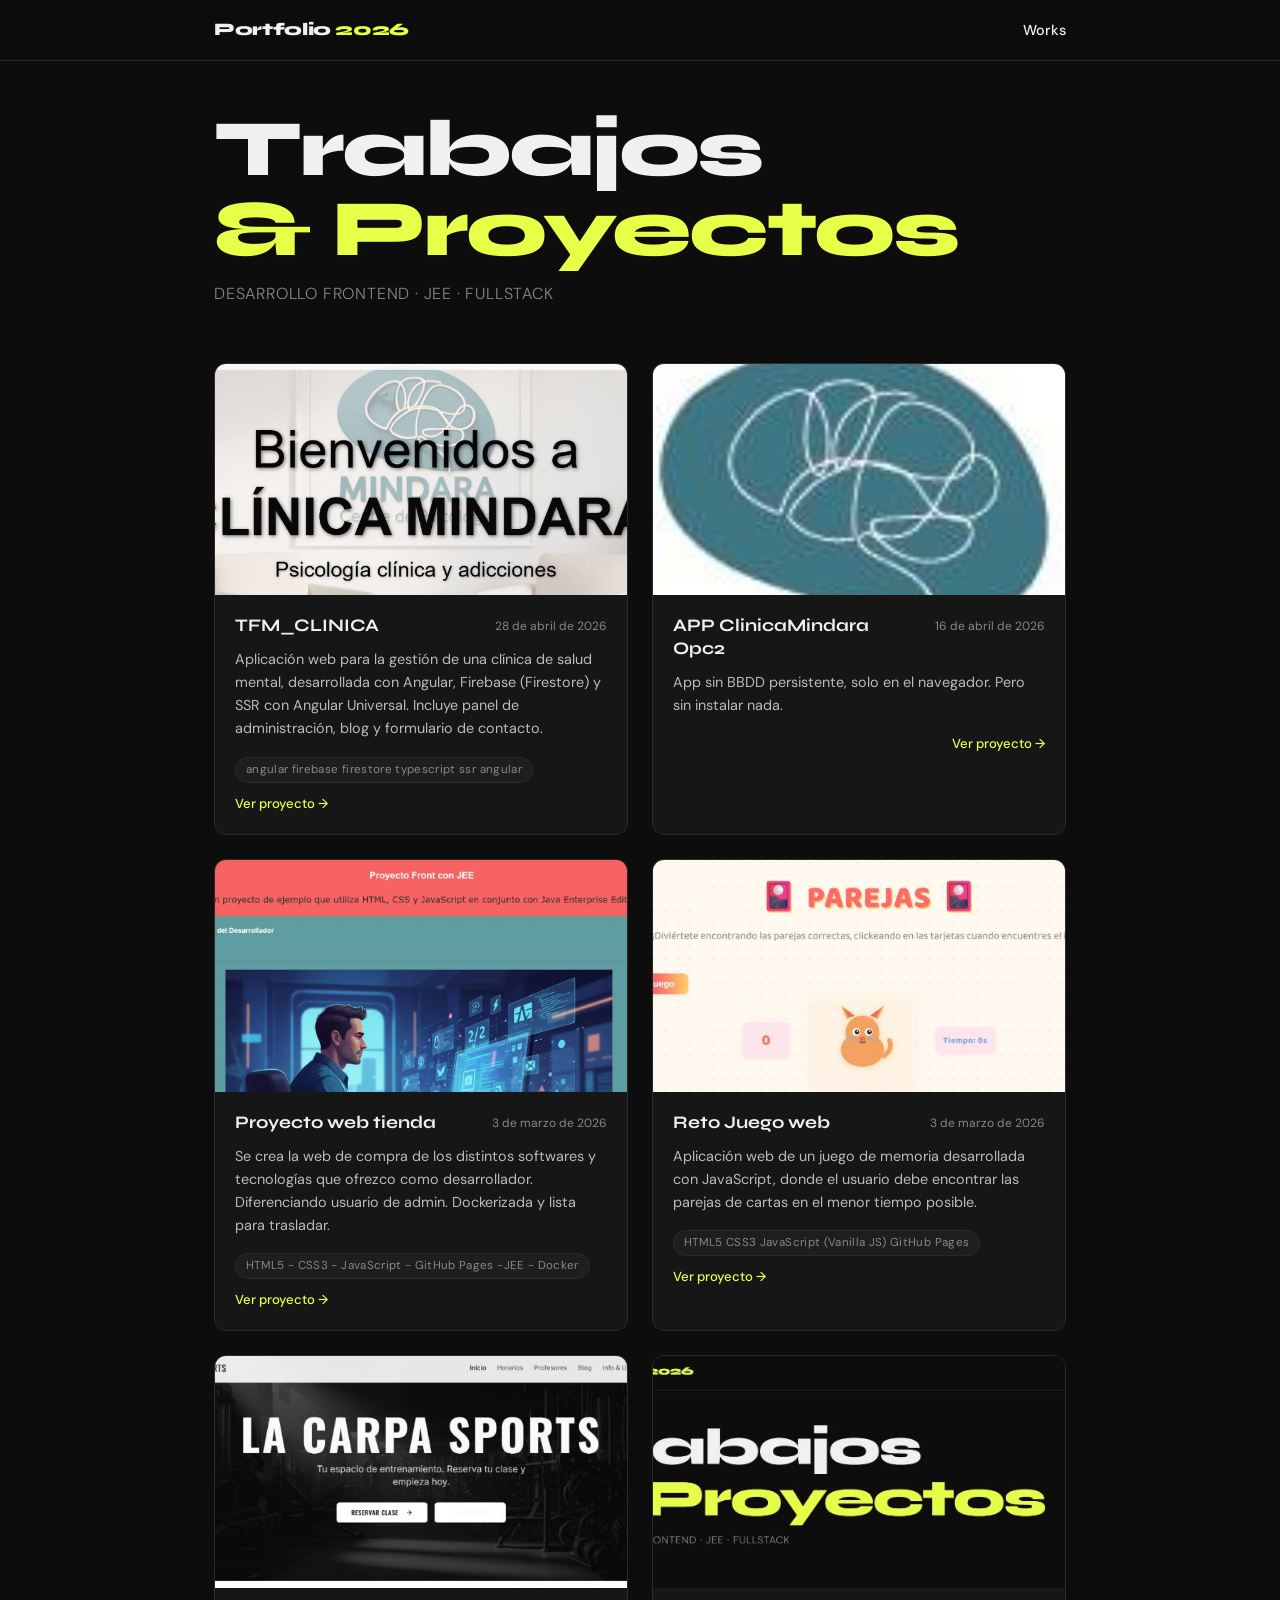
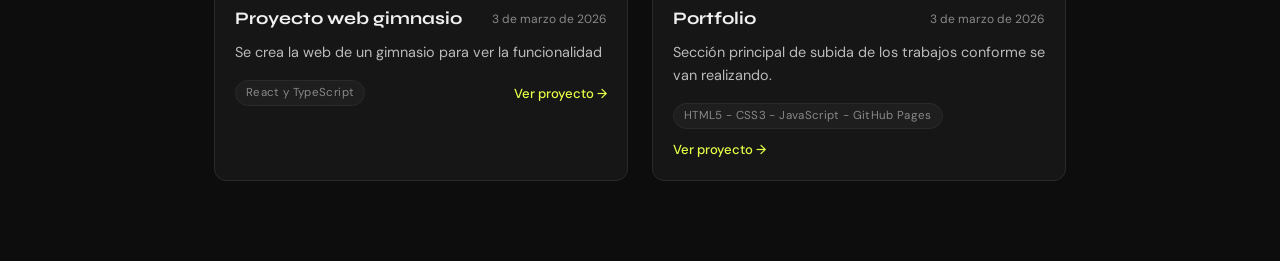
<file: index.html>
<!DOCTYPE html>
<html lang="es">
<head>
    <meta charset="UTF-8">
    <meta name="viewport" content="width=device-width, initial-scale=1.0">
    <title>Works 2026 Portfolio</title>
    <link rel="stylesheet" href="style.css">
    <link rel="preconnect" href="https://fonts.googleapis.com">
    <link href="https://fonts.googleapis.com/css2?family=Syne:wght@400;700;800&family=DM+Sans:wght@300;400;500&display=swap" rel="stylesheet">
</head>
<body>
    <header class="site-header">
        <div class="header-inner">
            <span class="logo">Portfolio <em>2026</em></span>
            <nav>
                <a href="index.html" class="active">Works</a>
            </nav>
        </div>
    </header>

    <main class="container">
        <div class="hero">
            <h1>Trabajos<br><span class="accent">& Proyectos</span></h1>
            <p class="subtitle">Desarrollo frontend · JEE · Fullstack</p>
        </div>
        <div id="posts" class="posts-grid">
            <div class="loading">Cargando trabajos...</div>
        </div>
    </main>

    <script src="script.js"></script>
</body>
</html>
</file>
<file: style.css>
/* ── Variables ─────────────────────────────────────────────── */
:root {
    --bg: #0d0d0d;
    --surface: #161616;
    --surface2: #1e1e1e;
    --border: #2a2a2a;
    --accent: #e8ff47;
    --accent2: #ff6b35;
    --text: #f0f0f0;
    --muted: #888;
    --radius: 12px;
    --font-display: 'Syne', sans-serif;
    --font-body: 'DM Sans', sans-serif;
}

/* ── Reset ────────────────────────────────────────────────── */
*, *::before, *::after { box-sizing: border-box; margin: 0; padding: 0; }

body {
    font-family: var(--font-body);
    background: var(--bg);
    color: var(--text);
    min-height: 100vh;
    line-height: 1.6;
}

/* ── Header ───────────────────────────────────────────────── */
.site-header {
    border-bottom: 1px solid var(--border);
    background: rgba(13,13,13,0.95);
    backdrop-filter: blur(12px);
    position: sticky;
    top: 0;
    z-index: 100;
}

.header-inner {
    max-width: 900px;
    margin: 0 auto;
    padding: 16px 24px;
    display: flex;
    align-items: center;
    justify-content: space-between;
}

.logo {
    font-family: var(--font-display);
    font-weight: 800;
    font-size: 1.1rem;
    letter-spacing: -0.02em;
}

.logo em {
    font-style: normal;
    color: var(--accent);
}

nav { display: flex; gap: 20px; }
nav a {
    font-size: 0.9rem;
    color: var(--muted);
    text-decoration: none;
    transition: color 0.2s;
}
nav a:hover, nav a.active { color: var(--text); }
nav a.active { font-weight: 500; }

/* ── Container ────────────────────────────────────────────── */
.container {
    max-width: 900px;
    margin: 0 auto;
    padding: 48px 24px 80px;
}

/* ── Hero ─────────────────────────────────────────────────── */
.hero {
    margin-bottom: 56px;
}

.hero h1 {
    font-family: var(--font-display);
    font-size: clamp(2.5rem, 7vw, 5rem);
    font-weight: 800;
    line-height: 1;
    letter-spacing: -0.03em;
    margin-bottom: 12px;
}

.hero h1 .accent { color: var(--accent); }

.subtitle {
    color: var(--muted);
    font-size: 1rem;
    font-weight: 300;
    letter-spacing: 0.05em;
    text-transform: uppercase;
}

/* ── Posts Grid ───────────────────────────────────────────── */
.posts-grid {
    display: grid;
    grid-template-columns: repeat(auto-fill, minmax(340px, 1fr));
    gap: 24px;
}

/* ── Post Card ────────────────────────────────────────────── */
.post-card {
    background: var(--surface);
    border: 1px solid var(--border);
    border-radius: var(--radius);
    overflow: hidden;
    transition: border-color 0.2s, transform 0.2s;
    animation: fadeUp 0.4s both;
}

.post-card:hover {
    border-color: #444;
    transform: translateY(-3px);
}

@keyframes fadeUp {
    from { opacity: 0; transform: translateY(20px); }
    to   { opacity: 1; transform: translateY(0); }
}

.post-img { aspect-ratio: 16/9; overflow: hidden; background: var(--surface2); }
.post-img img { width: 100%; height: 100%; object-fit: cover; display: block; transition: transform 0.3s; }
.post-card:hover .post-img img { transform: scale(1.04); }

.post-body { padding: 20px; }

.post-header {
    display: flex;
    align-items: flex-start;
    justify-content: space-between;
    gap: 12px;
    margin-bottom: 10px;
}

.post-title {
    font-family: var(--font-display);
    font-size: 1.1rem;
    font-weight: 700;
    line-height: 1.3;
}

.post-date {
    font-size: 0.75rem;
    color: var(--muted);
    white-space: nowrap;
    padding-top: 2px;
}

.post-description {
    font-size: 0.9rem;
    color: #bbb;
    margin-bottom: 16px;
    line-height: 1.6;
}

.post-footer {
    display: flex;
    align-items: center;
    justify-content: space-between;
    flex-wrap: wrap;
    gap: 10px;
}

/* ── Tags ─────────────────────────────────────────────────── */
.tags { display: flex; flex-wrap: wrap; gap: 6px; }
.tag {
    font-size: 0.72rem;
    padding: 3px 10px;
    border-radius: 99px;
    background: var(--surface2);
    border: 1px solid var(--border);
    color: var(--muted);
    letter-spacing: 0.03em;
}

/* ── Links ────────────────────────────────────────────────── */
.btn-link {
    font-size: 0.82rem;
    color: var(--accent);
    text-decoration: none;
    font-weight: 500;
    white-space: nowrap;
    transition: opacity 0.2s;
}
.btn-link:hover { opacity: 0.7; }

/* ── Empty state ─────────────────────────────────────────── */
.empty-state {
    color: var(--muted);
    grid-column: 1/-1;
    text-align: center;
    padding: 60px 0;
    font-size: 1rem;
}

.loading {
    color: var(--muted);
    grid-column: 1/-1;
    text-align: center;
    padding: 60px 0;
    animation: pulse 1.5s infinite;
}

@keyframes pulse { 0%,100% { opacity:1; } 50% { opacity:0.4; } }

/* ── Admin ────────────────────────────────────────────────── */
.admin-card {
    background: var(--surface);
    border: 1px solid var(--border);
    border-radius: var(--radius);
    padding: 28px;
    margin-bottom: 24px;
}

.admin-card h2 {
    font-family: var(--font-display);
    font-size: 1.2rem;
    margin-bottom: 20px;
}

.form-group {
    display: flex;
    flex-direction: column;
    gap: 6px;
    margin-bottom: 16px;
}

.form-group label {
    font-size: 0.82rem;
    color: var(--muted);
    letter-spacing: 0.04em;
    text-transform: uppercase;
}

.form-group input[type="text"],
.form-group input[type="url"],
.form-group textarea {
    background: var(--surface2);
    border: 1px solid var(--border);
    border-radius: 8px;
    color: var(--text);
    font-family: var(--font-body);
    font-size: 0.95rem;
    padding: 10px 14px;
    outline: none;
    transition: border-color 0.2s;
    resize: vertical;
}

.form-group input:focus,
.form-group textarea:focus {
    border-color: var(--accent);
}

.form-group input[type="file"] {
    color: var(--muted);
    font-size: 0.9rem;
    padding: 8px 0;
}

.image-preview {
    margin-top: 10px;
    border-radius: 8px;
    overflow: hidden;
    max-height: 200px;
}

.image-preview img {
    width: 100%;
    object-fit: cover;
    display: block;
    border-radius: 8px;
}

.hidden { display: none !important; }

.form-actions { display: flex; gap: 10px; margin-top: 8px; }

.btn-primary {
    background: var(--accent);
    color: #000;
    border: none;
    padding: 11px 24px;
    border-radius: 8px;
    font-family: var(--font-display);
    font-size: 0.95rem;
    font-weight: 700;
    cursor: pointer;
    transition: opacity 0.2s;
}
.btn-primary:hover { opacity: 0.85; }

.btn-cancel {
    background: transparent;
    color: var(--muted);
    border: 1px solid var(--border);
    padding: 11px 20px;
    border-radius: 8px;
    font-size: 0.9rem;
    cursor: pointer;
    transition: color 0.2s;
}
.btn-cancel:hover { color: var(--text); }

/* ── Export card ─────────────────────────────────────────── */
.export-card {
    background: linear-gradient(135deg, #1a1f00, #141400);
    border: 1px solid #3a4a00;
    border-radius: var(--radius);
    padding: 24px 28px;
    margin-bottom: 40px;
    display: flex;
    align-items: center;
    justify-content: space-between;
    gap: 24px;
    flex-wrap: wrap;
}

.export-card h2 {
    font-family: var(--font-display);
    font-size: 1.1rem;
    margin-bottom: 6px;
}

.export-card p {
    font-size: 0.87rem;
    color: #aaa;
    max-width: 460px;
}

.btn-export {
    background: var(--accent);
    color: #000;
    border: none;
    padding: 12px 24px;
    border-radius: 8px;
    font-family: var(--font-display);
    font-weight: 700;
    font-size: 0.95rem;
    cursor: pointer;
    white-space: nowrap;
    transition: opacity 0.2s;
}
.btn-export:hover { opacity: 0.85; }

/* ── Post actions (admin) ─────────────────────────────────── */
.post-actions { display: flex; gap: 8px; }

.btn-edit, .btn-delete {
    font-size: 0.78rem;
    padding: 4px 12px;
    border-radius: 6px;
    border: none;
    cursor: pointer;
    font-family: var(--font-body);
    transition: opacity 0.2s;
}

.btn-edit { background: var(--surface2); color: var(--text); border: 1px solid var(--border); }
.btn-edit:hover { border-color: var(--accent); color: var(--accent); }

.btn-delete { background: #300; color: #ff6b6b; border: 1px solid #500; }
.btn-delete:hover { opacity: 0.8; }

/* ── Toast ────────────────────────────────────────────────── */
.toast {
    position: fixed;
    bottom: 28px;
    left: 50%;
    transform: translateX(-50%) translateY(20px);
    background: #1e1e1e;
    border: 1px solid var(--border);
    color: var(--text);
    padding: 12px 24px;
    border-radius: 99px;
    font-size: 0.88rem;
    opacity: 0;
    transition: all 0.3s;
    z-index: 999;
    white-space: nowrap;
}
.toast.show { opacity: 1; transform: translateX(-50%) translateY(0); }

/* ── Responsive ───────────────────────────────────────────── */
@media (max-width: 640px) {
    .hero h1 { font-size: 2.5rem; }
    .posts-grid { grid-template-columns: 1fr; }
    .export-card { flex-direction: column; align-items: flex-start; }
    .export-card .btn-export { width: 100%; text-align: center; }
    .container { padding: 32px 16px 60px; }
}
</file>
